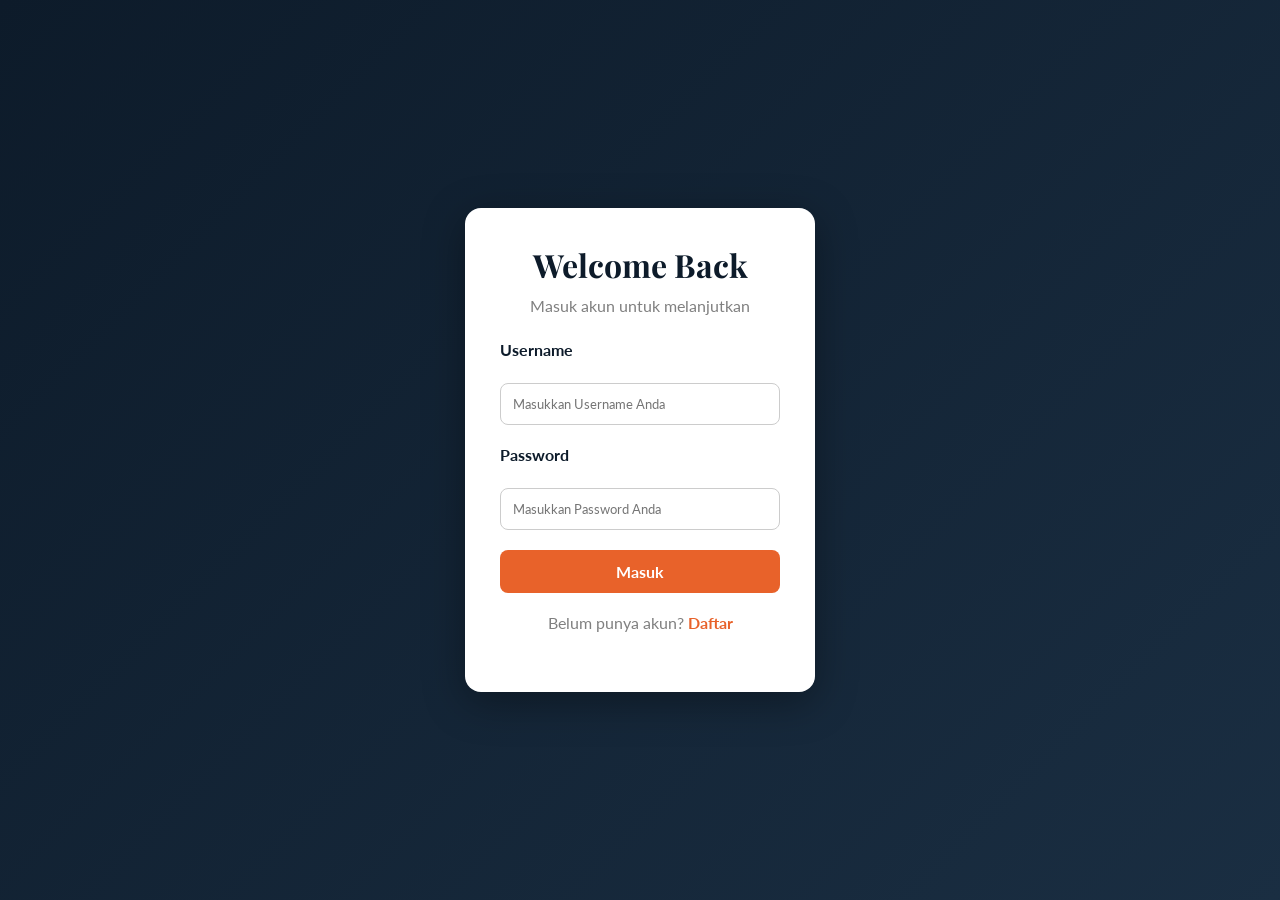
<file: login.html>
<!DOCTYPE html>
<html lang="en">
<head>
  <meta charset="UTF-8">
  <meta name="viewport" content="width=device-width, initial-scale=1.0">
  <meta http-equiv="X-UA-Compatible" content="ie=edge">
  <title>Login Wisata</title>
  <link href="https://fonts.googleapis.com/css2?family=Playfair+Display:wght@400;700;900&family=Lato:wght@300;400;700&display=swap" rel="stylesheet">
</head>
<style>
  :root {
    --primary:       #e8622a;
    --primary-dark:  #c44e1c;
    --dark:          #0d1b2a;
    --font-head:     'Playfair Display', Georgia, serif;
    --font-body:     'Lato', sans-serif;
    --radius:        16px;
}

  * {
    margin: 0;
    padding: 0;
    box-sizing: border-box;
    font-family: var(--font-body);
}

body {
    background: linear-gradient(135deg, var(--dark), #1a2e42);
    display: flex;
    justify-content: center;
    align-items: center;
    height: 100vh;
}

.login {
    width: 350px;
    background: white;
    padding: 35px;
    border-radius: var(--radius);
    box-shadow: 0 10px 40px rgba(0,0,0,0.35);
}

.login h1 {
    font-family: var(--font-head);
    text-align: center;
    margin-bottom: 10px;
    color: var(--dark);
}

.login p {
    text-align: center;
    color: gray;
    margin-bottom: 25px;
}

label {
    display: block;
    margin-bottom: 5px;
    font-weight: bold;
    color: var(--dark);
}

input {
    width: 100%;
    padding: 12px;
    margin-bottom: 20px;
    border: 1px solid #ccc;
    border-radius: 8px;
    outline: none;
    transition: border-color 0.2s ease;
}

input:focus {
    border-color: var(--primary);
}

button {
    width: 100%;
    padding: 12px;
    border: none;
    border-radius: 8px;
    background: var(--primary);
    color: white;
    font-size: 16px;
    font-weight: bold;
    cursor: pointer;
    margin-bottom: 20px;
    transition: background 0.2s ease;
}

button:hover {
    background: var(--primary-dark);
}

.daftar {
    text-align: center;
}

.daftar a {
    text-decoration: none;
    color: var(--primary);
    font-weight: bold;
}    
</style>
<body>
  <div class="login">
    <h1>Welcome Back</h1>
    <p>Masuk akun untuk melanjutkan</p>
    <form id="loginForm">
      <label>Username</label><br>
      <input type="text" name="username" id="username" placeholder="Masukkan Username Anda" required><br>
      <label>Password</label><br>
      <input type="password" name="pass" id="password" placeholder="Masukkan Password Anda" required><br>

      <button type="submit">Masuk</button><br>
    </form>
    <p class="daftar">Belum punya akun? <a href="#">Daftar</a></p>
    <script>
      document.getElementById("loginForm").addEventListener("submit", function(e) {
  e.preventDefault();
  const username = document.getElementById("username").value;
  const password = document.getElementById("password").value;

  if (username === "1234" && password === "1234") {
    window.location.href = "index.html"; 
  } else {
    alert("Username atau password salah!");
  }
});
    </script>
  </div>
</body>
</html>
</file>
